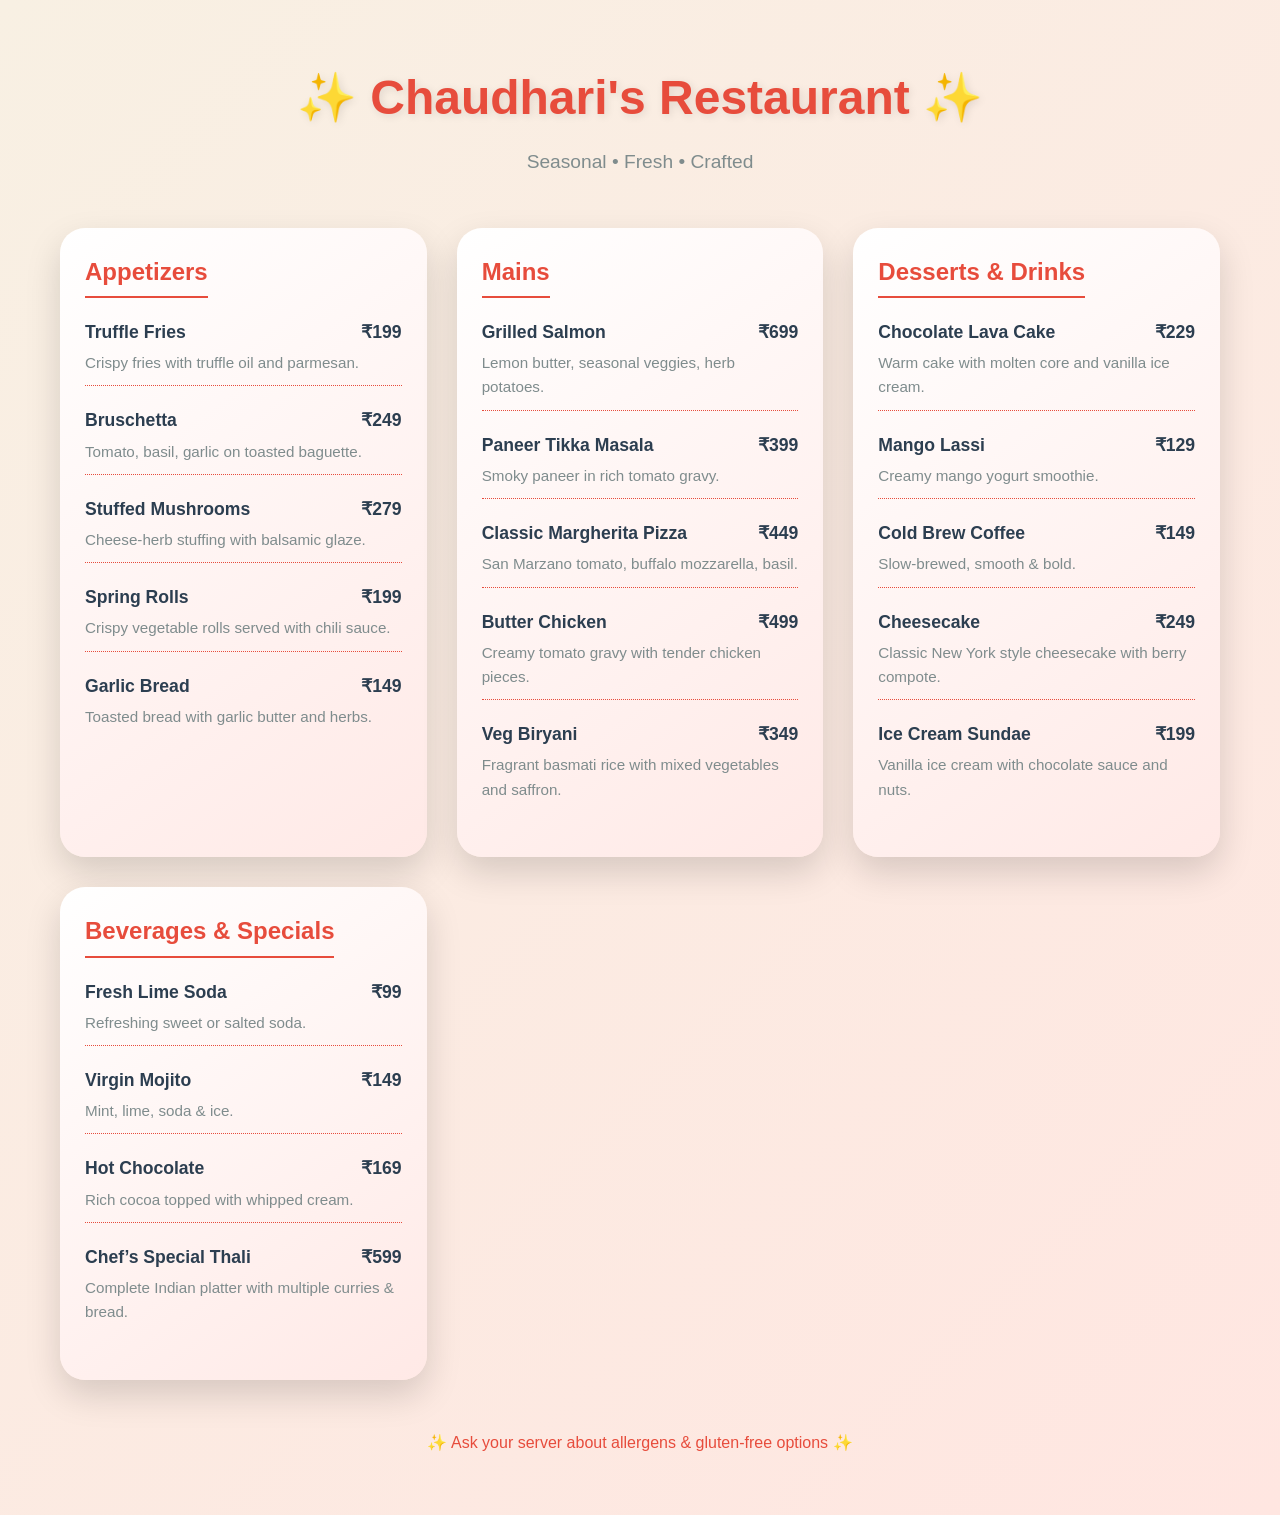
<file: index.html>
<!DOCTYPE html>
<html lang="en">
<head>
  <meta charset="UTF-8">
  <meta name="viewport" content="width=device-width, initial-scale=1.0">
  <title>Fancy Restaurant Menu</title>
  <link rel="stylesheet" href="menu.css">
</head>
<body>
  <div class="menu-container">
    <header class="menu-header">
      <h1>✨ Chaudhari's Restaurant ✨</h1>
      <p class="tagline">Seasonal • Fresh • Crafted</p>
    </header>

    <section class="menu-cards">
      
      <div class="menu-card">
        <h2>Appetizers</h2>
        <ul>
          <li>
            <div class="dish-info">
              <span class="dish">Truffle Fries</span>
              <span class="price">₹199</span>
            </div>
            <p class="desc">Crispy fries with truffle oil and parmesan.</p>
          </li>
          <li>
            <div class="dish-info">
              <span class="dish">Bruschetta</span>
              <span class="price">₹249</span>
            </div>
            <p class="desc">Tomato, basil, garlic on toasted baguette.</p>
          </li>
          <li>
            <div class="dish-info">
              <span class="dish">Stuffed Mushrooms</span>
              <span class="price">₹279</span>
            </div>
            <p class="desc">Cheese-herb stuffing with balsamic glaze.</p>
          </li>
          <li>
            <div class="dish-info">
              <span class="dish">Spring Rolls</span>
              <span class="price">₹199</span>
            </div>
            <p class="desc">Crispy vegetable rolls served with chili sauce.</p>
          </li>
          <li>
            <div class="dish-info">
              <span class="dish">Garlic Bread</span>
              <span class="price">₹149</span>
            </div>
            <p class="desc">Toasted bread with garlic butter and herbs.</p>
          </li>
        </ul>
      </div>

     
      <div class="menu-card">
        <h2>Mains</h2>
        <ul>
          <li>
            <div class="dish-info">
              <span class="dish">Grilled Salmon</span>
              <span class="price">₹699</span>
            </div>
            <p class="desc">Lemon butter, seasonal veggies, herb potatoes.</p>
          </li>
          <li>
            <div class="dish-info">
              <span class="dish">Paneer Tikka Masala</span>
              <span class="price">₹399</span>
            </div>
            <p class="desc">Smoky paneer in rich tomato gravy.</p>
          </li>
          <li>
            <div class="dish-info">
              <span class="dish">Classic Margherita Pizza</span>
              <span class="price">₹449</span>
            </div>
            <p class="desc">San Marzano tomato, buffalo mozzarella, basil.</p>
          </li>
          <li>
            <div class="dish-info">
              <span class="dish">Butter Chicken</span>
              <span class="price">₹499</span>
            </div>
            <p class="desc">Creamy tomato gravy with tender chicken pieces.</p>
          </li>
          <li>
            <div class="dish-info">
              <span class="dish">Veg Biryani</span>
              <span class="price">₹349</span>
            </div>
            <p class="desc">Fragrant basmati rice with mixed vegetables and saffron.</p>
          </li>
        </ul>
      </div>

  
      <div class="menu-card">
        <h2>Desserts & Drinks</h2>
        <ul>
          <li>
            <div class="dish-info">
              <span class="dish">Chocolate Lava Cake</span>
              <span class="price">₹229</span>
            </div>
            <p class="desc">Warm cake with molten core and vanilla ice cream.</p>
          </li>
          <li>
            <div class="dish-info">
              <span class="dish">Mango Lassi</span>
              <span class="price">₹129</span>
            </div>
            <p class="desc">Creamy mango yogurt smoothie.</p>
          </li>
          <li>
            <div class="dish-info">
              <span class="dish">Cold Brew Coffee</span>
              <span class="price">₹149</span>
            </div>
            <p class="desc">Slow-brewed, smooth & bold.</p>
          </li>
          <li>
            <div class="dish-info">
              <span class="dish">Cheesecake</span>
              <span class="price">₹249</span>
            </div>
            <p class="desc">Classic New York style cheesecake with berry compote.</p>
          </li>
          <li>
            <div class="dish-info">
              <span class="dish">Ice Cream Sundae</span>
              <span class="price">₹199</span>
            </div>
            <p class="desc">Vanilla ice cream with chocolate sauce and nuts.</p>
          </li>
        </ul>
      </div>

     
      <div class="menu-card">
        <h2>Beverages & Specials</h2>
        <ul>
          <li>
            <div class="dish-info">
              <span class="dish">Fresh Lime Soda</span>
              <span class="price">₹99</span>
            </div>
            <p class="desc">Refreshing sweet or salted soda.</p>
          </li>
          <li>
            <div class="dish-info">
              <span class="dish">Virgin Mojito</span>
              <span class="price">₹149</span>
            </div>
            <p class="desc">Mint, lime, soda & ice.</p>
          </li>
          <li>
            <div class="dish-info">
              <span class="dish">Hot Chocolate</span>
              <span class="price">₹169</span>
            </div>
            <p class="desc">Rich cocoa topped with whipped cream.</p>
          </li>
          <li>
            <div class="dish-info">
              <span class="dish">Chef’s Special Thali</span>
              <span class="price">₹599</span>
            </div>
            <p class="desc">Complete Indian platter with multiple curries & bread.</p>
          </li>
        </ul>
      </div>

    </section>

    <footer class="menu-footer">
      <p>✨ Ask your server about allergens & gluten-free options ✨</p>
    </footer>
  </div>
</body>
</html>
</file>
<file: menu.css>
* {
  margin: 0;
  padding: 0;
  box-sizing: border-box;
  font-family: 'Poppins', sans-serif;
}

body {
  background: linear-gradient(135deg, #f8f0e3, #ffe6e1);
  color: #333;
  line-height: 1.6;
}


.menu-container {
  max-width: 1200px;
  margin: 40px auto;
  padding: 20px;
}


.menu-header {
  text-align: center;
  margin-bottom: 50px;
}

.menu-header h1 {
  font-size: 3rem;
  color: #e74c3c;
  margin-bottom: 10px;
  text-shadow: 2px 2px 8px rgba(0,0,0,0.1);
}

.menu-header .tagline {
  font-size: 1.2rem;
  color: #7f8c8d;
}


.menu-cards {
  display: grid;
  grid-template-columns: repeat(auto-fit, minmax(300px, 1fr));
  gap: 30px;
}

.menu-card {
  background: linear-gradient(145deg, #fff, #ffe9e6);
  padding: 25px;
  border-radius: 25px;
  box-shadow: 0 15px 35px rgba(0,0,0,0.15);
  transition: transform 0.3s, box-shadow 0.3s;
}

.menu-card:hover {
  transform: translateY(-10px);
  box-shadow: 0 25px 50px rgba(0,0,0,0.2);
}

.menu-card h2 {
  color: #e74c3c;
  margin-bottom: 20px;
  border-bottom: 2px solid #e74c3c;
  display: inline-block;
  padding-bottom: 5px;
}

.menu-card ul {
  list-style: none;
}

.menu-card li {
  margin-bottom: 20px;
  padding-bottom: 10px;
  border-bottom: 1px dotted #e74c3c;
}

.menu-card li:last-child {
  border-bottom: none;
}

.dish-info {
  display: flex;
  justify-content: space-between;
  font-weight: 600;
  font-size: 1.1rem;
  color: #2c3e50;
}

.desc {
  font-size: 0.95rem;
  color: #7f8c8d;
  margin-top: 5px;
}


.menu-footer {
  text-align: center;
  margin-top: 50px;
  color: #e74c3c;
  font-size: 1rem;
  font-weight: 500;
}

@media(max-width:768px){
  .menu-card {
    padding: 20px;
  }
  .menu-header h1 {
    font-size: 2.2rem;
  }
}
</file>
